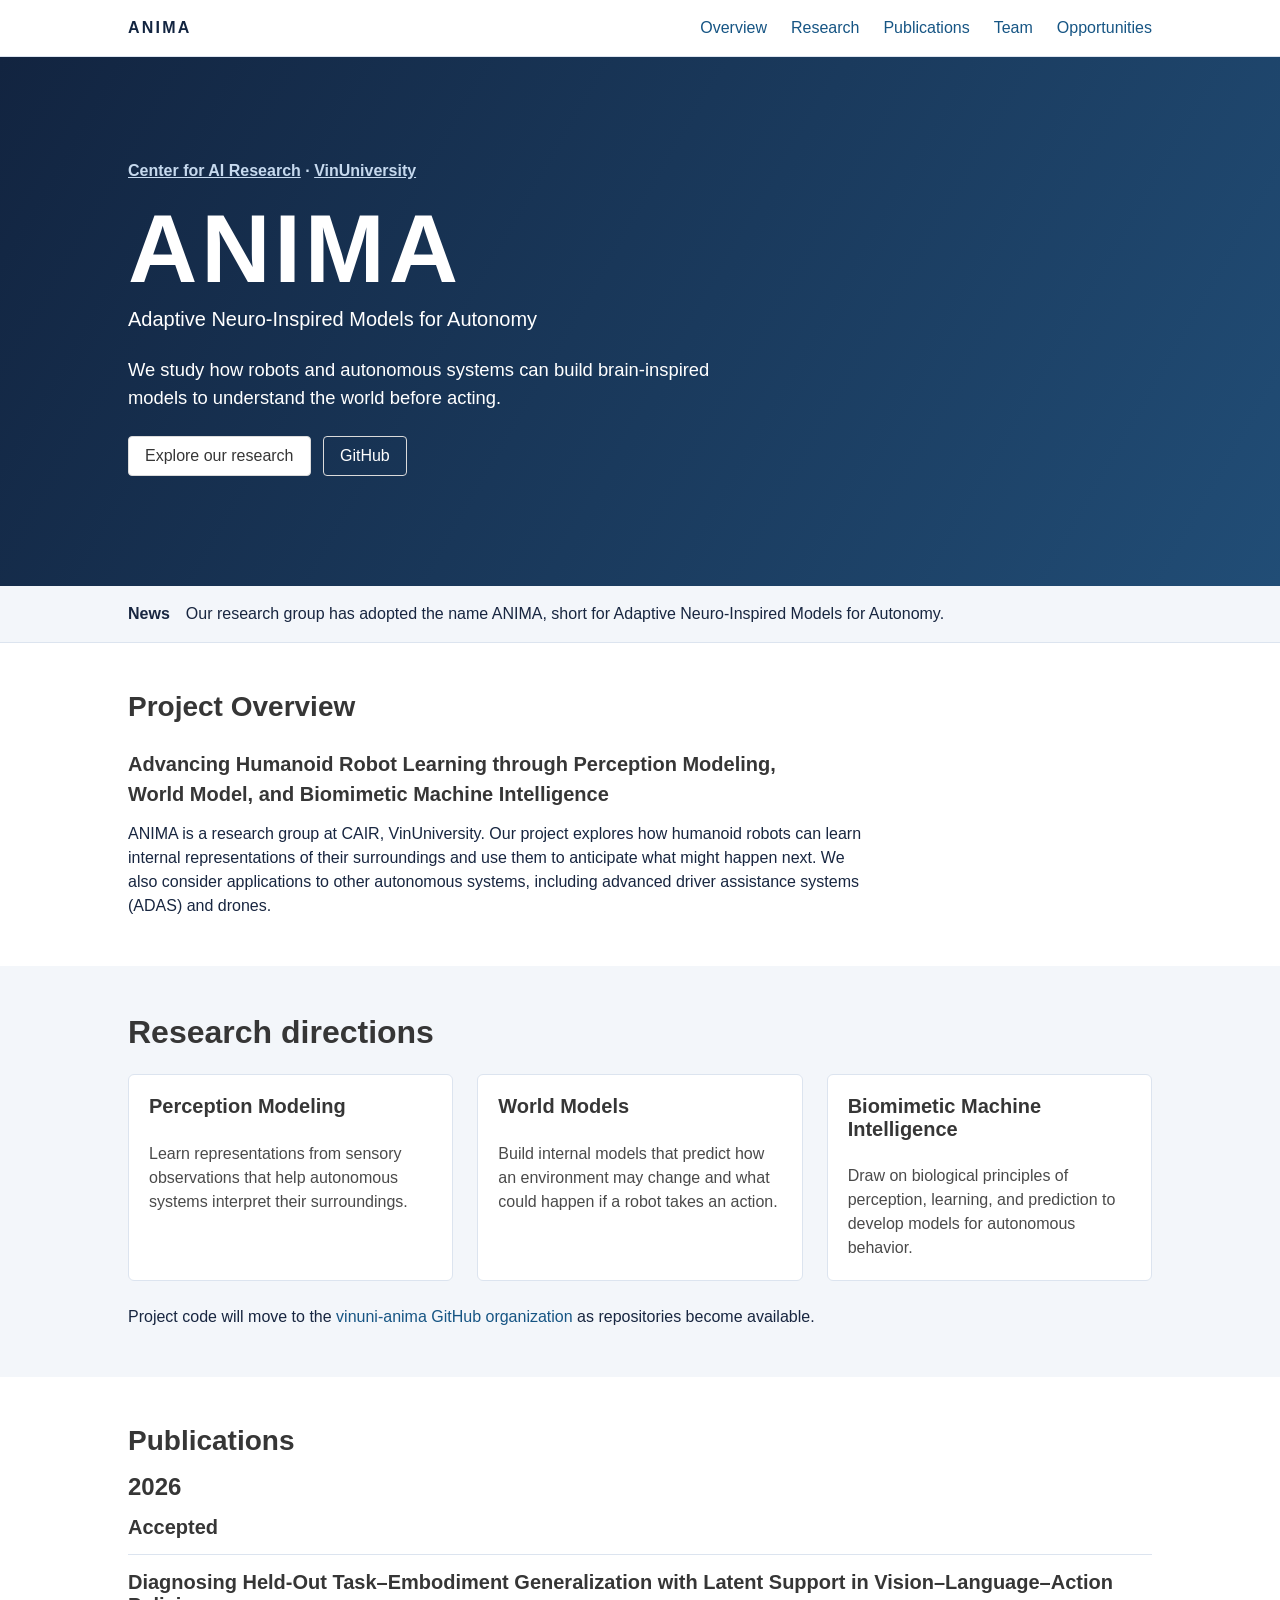
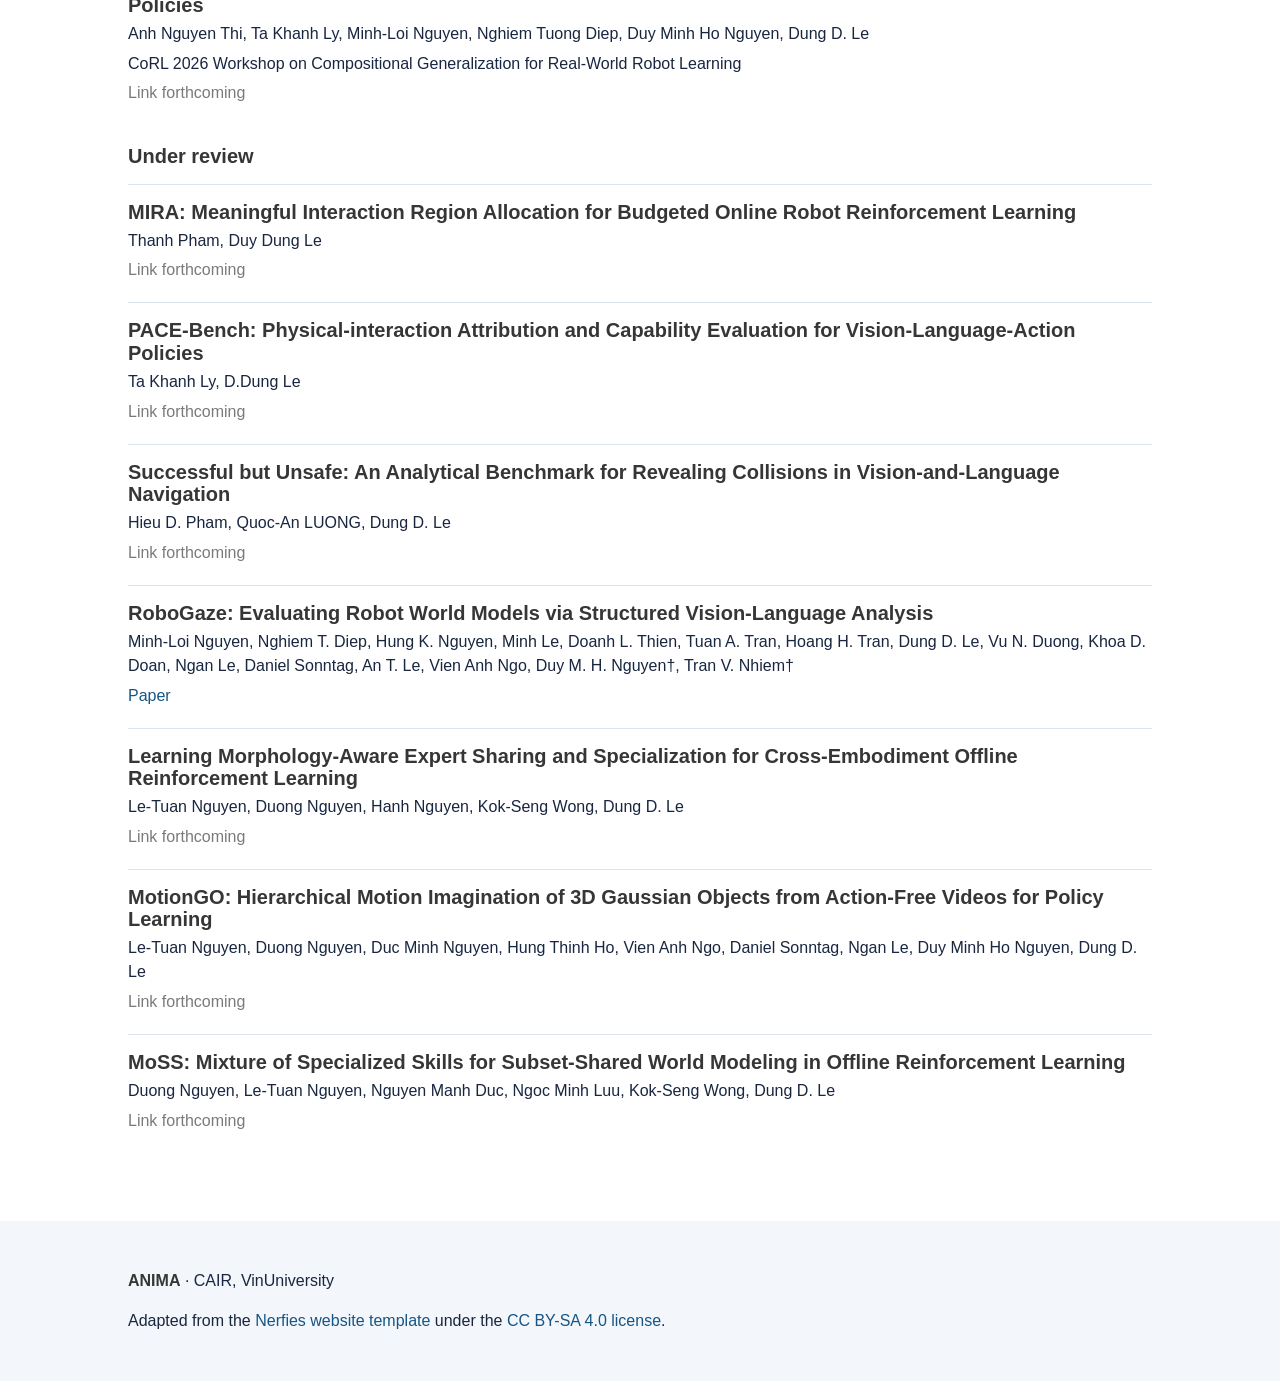
<file: index.html>
<!DOCTYPE html>
<html lang="en">
<head>
  <meta charset="utf-8">
  <meta name="viewport" content="width=device-width, initial-scale=1">
  <meta name="description" content="ANIMA is a CAIR research group at VinUniversity studying perception modeling, world models, and biomimetic intelligence for autonomous systems.">
  <title>ANIMA Research Group | CAIR, VinUniversity</title>
  <link rel="stylesheet" href="./static/css/bulma.min.css">
  <link rel="stylesheet" href="./static/css/index.css">
  <script type="module" src="./static/js/publications.js"></script>
</head>
<body>
  <header class="site-header">
    <nav class="container" aria-label="Main navigation">
      <a class="wordmark" href="#home">ANIMA</a>
      <ul class="site-links">
        <li><a href="#about">Overview</a></li>
        <li><a href="#research">Research</a></li>
        <li><a href="#publications">Publications</a></li>
        <li><a href="./team.html">Team</a></li>
        <li><a href="./opportunities.html">Opportunities</a></li>
      </ul>
    </nav>
  </header>

  <main id="home">
    <section class="hero lab-hero" aria-labelledby="lab-title">
      <div class="hero-body">
        <div class="container">
          <p class="affiliation"><a href="https://cair.vinuni.edu.vn/">Center for AI Research</a> · <a href="https://vinuni.edu.vn/">VinUniversity</a></p>
          <h1 id="lab-title" class="title">ANIMA</h1>
          <p class="subtitle">Adaptive Neuro-Inspired Models for Autonomy</p>
          <p class="hero-description">We study how robots and autonomous systems can build brain-inspired models to understand the world before acting.</p>
          <a class="button hero-button" href="#research">Explore our research</a>
          <a class="button is-outlined github-button" href="https://github.com/vinuni-anima">GitHub</a>
        </div>
      </div>
    </section>

    <aside class="lab-news" aria-labelledby="news-title">
      <div class="container">
        <h2 id="news-title" class="has-text-weight-bold">News</h2>
        <p>Our research group has adopted the name ANIMA, short for Adaptive Neuro-Inspired Models for Autonomy.</p>
      </div>
    </aside>

    <section id="about" class="section">
      <div class="container content">
        <h2>Project Overview</h2>
        <h3>Advancing Humanoid Robot Learning through Perception Modeling, World Model, and Biomimetic Machine Intelligence</h3>
        <p>ANIMA is a research group at CAIR, VinUniversity. Our project explores how humanoid robots can learn internal representations of their surroundings and use them to anticipate what might happen next. We also consider applications to other autonomous systems, including advanced driver assistance systems (ADAS) and drones.</p>
      </div>
    </section>

    <section id="research" class="section section-muted">
      <div class="container">
        <h2 class="title is-3">Research directions</h2>
        <div class="columns">
          <div class="column">
            <article class="box research-card">
              <h3 class="title is-5">Perception Modeling</h3>
              <p>Learn representations from sensory observations that help autonomous systems interpret their surroundings.</p>
            </article>
          </div>
          <div class="column">
            <article class="box research-card">
              <h3 class="title is-5">World Models</h3>
              <p>Build internal models that predict how an environment may change and what could happen if a robot takes an action.</p>
            </article>
          </div>
          <div class="column">
            <article class="box research-card">
              <h3 class="title is-5">Biomimetic Machine Intelligence</h3>
              <p>Draw on biological principles of perception, learning, and prediction to develop models for autonomous behavior.</p>
            </article>
          </div>
        </div>
        <p>Project code will move to the <a href="https://github.com/vinuni-anima">vinuni-anima GitHub organization</a> as repositories become available.</p>
      </div>
    </section>

    <section id="publications" class="section">
      <div class="container content">
        <h2>Publications</h2>
        <p id="publications-status" role="status">Loading publications…</p>
        <div id="publication-list"></div>
        <noscript><p>Enable JavaScript to view the publication list.</p></noscript>
      </div>
    </section>
  </main>

  <footer class="footer">
    <div class="container content">
      <p><strong>ANIMA</strong> · CAIR, VinUniversity</p>
      <p>Adapted from the <a href="https://github.com/nerfies/nerfies.github.io">Nerfies website template</a> under the <a rel="license" href="https://creativecommons.org/licenses/by-sa/4.0/">CC BY-SA 4.0 license</a>.</p>
    </div>
  </footer>
</body>
</html>
</file>
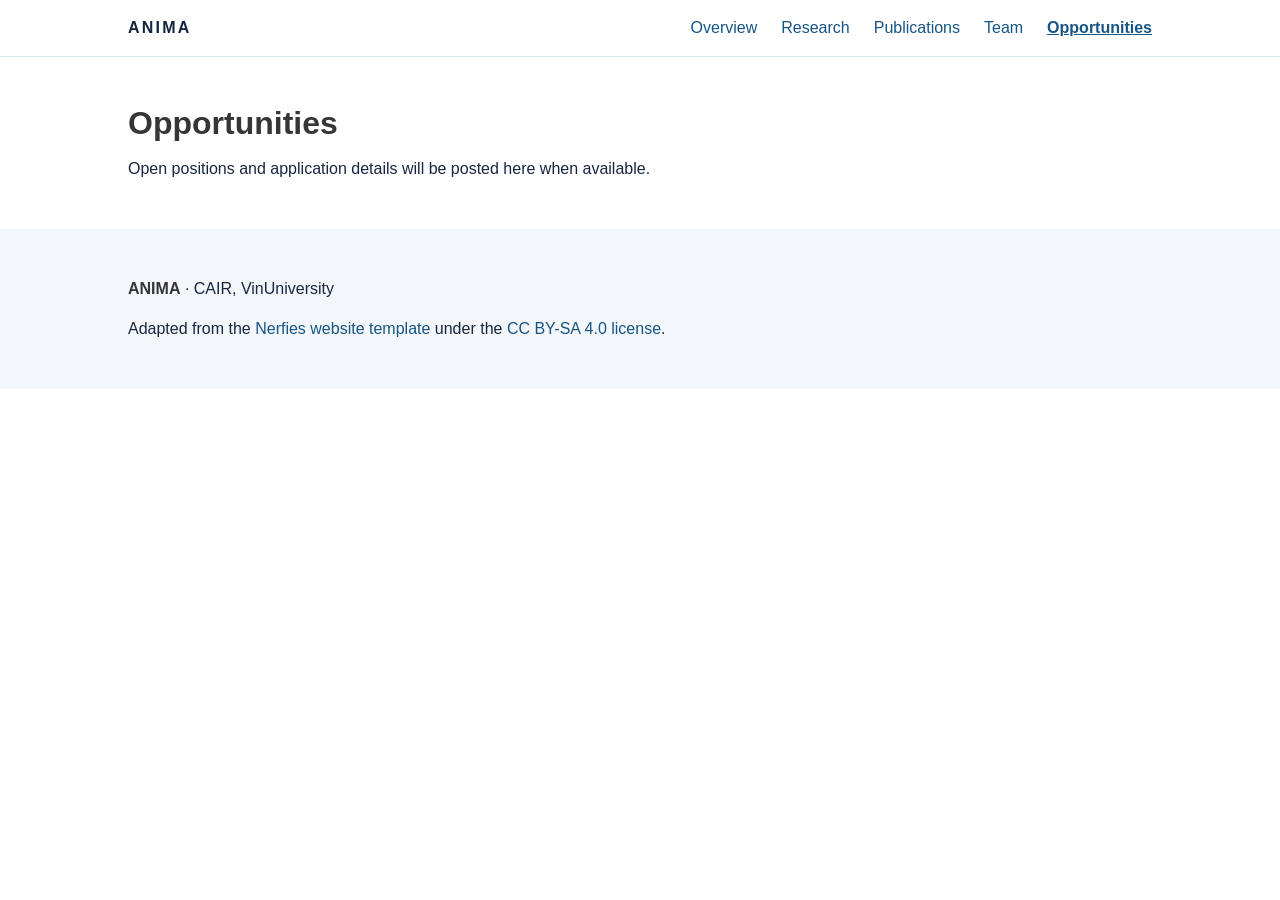
<file: opportunities.html>
<!DOCTYPE html>
<html lang="en">
<head>
  <meta charset="utf-8">
  <meta name="viewport" content="width=device-width, initial-scale=1">
  <meta name="description" content="Research openings and application information for ANIMA at CAIR, VinUniversity.">
  <title>Opportunities | ANIMA, VinUniversity</title>
  <link rel="stylesheet" href="./static/css/bulma.min.css">
  <link rel="stylesheet" href="./static/css/index.css">
</head>
<body>
  <header class="site-header">
    <nav class="container" aria-label="Main navigation">
      <a class="wordmark" href="./">ANIMA</a>
      <ul class="site-links">
        <li><a href="./#about">Overview</a></li>
        <li><a href="./#research">Research</a></li>
        <li><a href="./#publications">Publications</a></li>
        <li><a href="./team.html">Team</a></li>
        <li><a href="./opportunities.html" aria-current="page">Opportunities</a></li>
      </ul>
    </nav>
  </header>

  <main>
    <section id="opportunities" class="section">
      <div class="container content">
        <h1>Opportunities</h1>
        <p>Open positions and application details will be posted here when available.</p>
      </div>
    </section>
  </main>

  <footer class="footer">
    <div class="container content">
      <p><strong>ANIMA</strong> · CAIR, VinUniversity</p>
      <p>Adapted from the <a href="https://github.com/nerfies/nerfies.github.io">Nerfies website template</a> under the <a rel="license" href="https://creativecommons.org/licenses/by-sa/4.0/">CC BY-SA 4.0 license</a>.</p>
    </div>
  </footer>
</body>
</html>
</file>
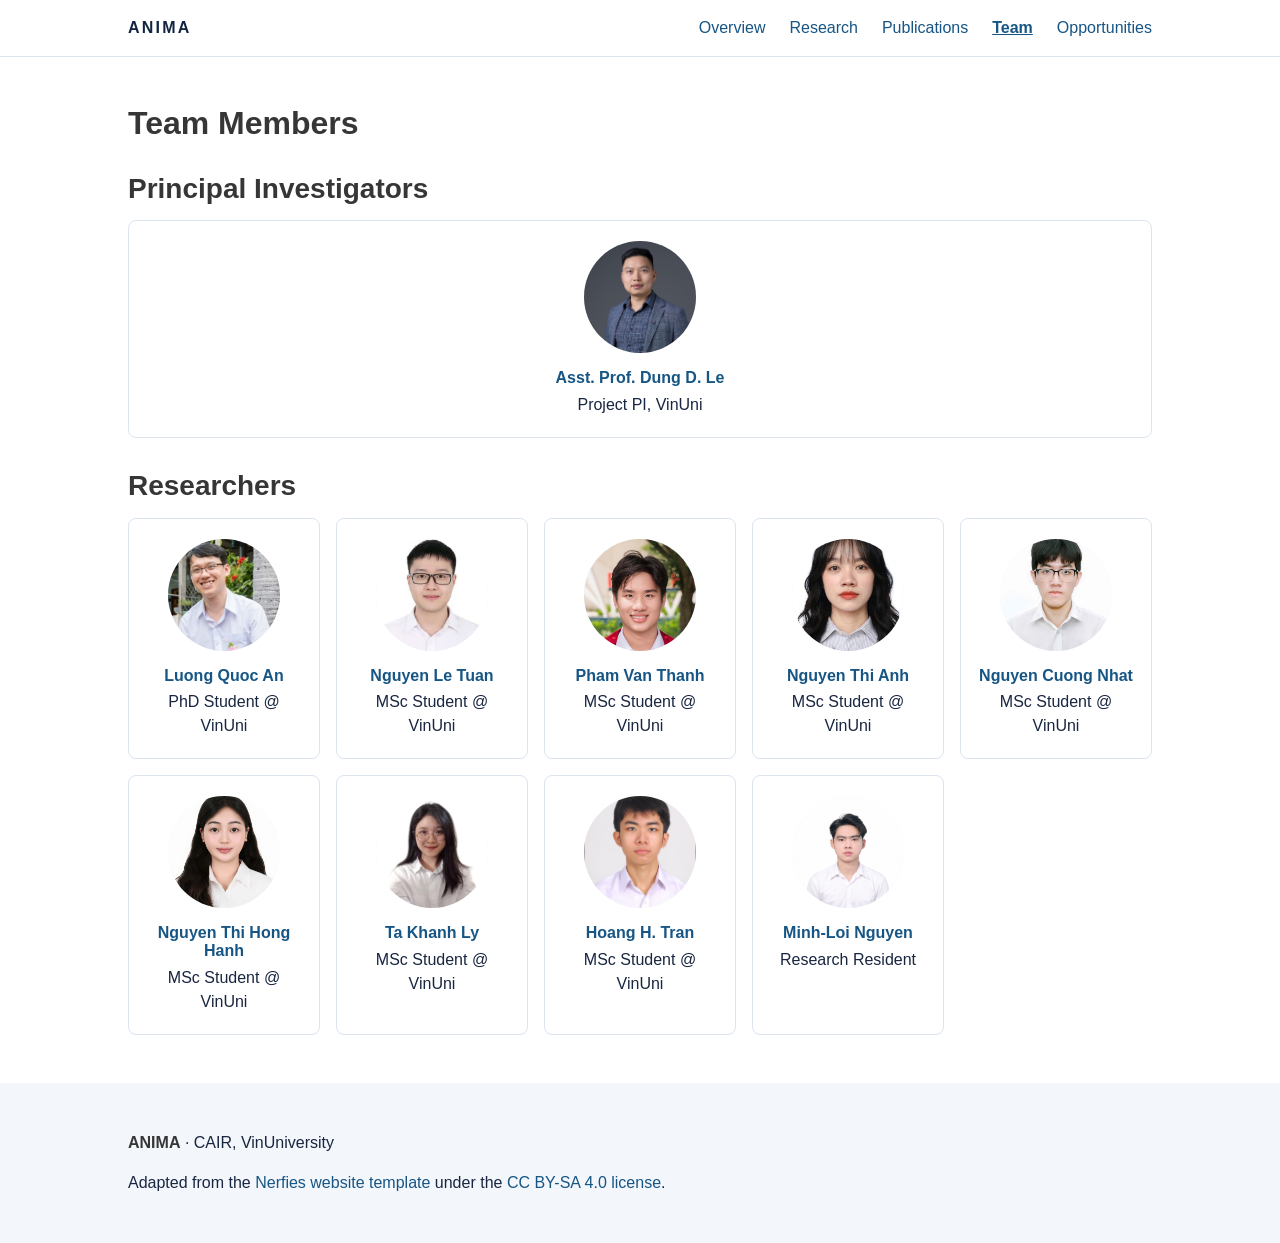
<file: team.html>
<!DOCTYPE html>
<html lang="en">
<head>
  <meta charset="utf-8">
  <meta name="viewport" content="width=device-width, initial-scale=1">
  <meta name="description" content="Meet the ANIMA research group at CAIR, VinUniversity.">
  <title>Team Members | ANIMA, VinUniversity</title>
  <link rel="stylesheet" href="./static/css/bulma.min.css">
  <link rel="stylesheet" href="./static/css/index.css">
  <script type="module" src="./static/js/team.js"></script>
</head>
<body>
  <header class="site-header">
    <nav class="container" aria-label="Main navigation">
      <a class="wordmark" href="./">ANIMA</a>
      <ul class="site-links">
        <li><a href="./#about">Overview</a></li>
        <li><a href="./#research">Research</a></li>
        <li><a href="./#publications">Publications</a></li>
        <li><a href="./team.html" aria-current="page">Team</a></li>
        <li><a href="./opportunities.html">Opportunities</a></li>
      </ul>
    </nav>
  </header>

  <main>
    <section id="team" class="section">
      <div class="container content">
        <h1>Team Members</h1>
        <p id="team-status" role="status">Loading team members…</p>
        <div id="team-groups"></div>
        <noscript><p>Enable JavaScript to view the team roster.</p></noscript>
      </div>
    </section>
  </main>

  <footer class="footer">
    <div class="container content">
      <p><strong>ANIMA</strong> · CAIR, VinUniversity</p>
      <p>Adapted from the <a href="https://github.com/nerfies/nerfies.github.io">Nerfies website template</a> under the <a rel="license" href="https://creativecommons.org/licenses/by-sa/4.0/">CC BY-SA 4.0 license</a>.</p>
    </div>
  </footer>
</body>
</html>
</file>
<file: static/css/index.css>
:root {
  --ink: #182640;
  --navy: #122440;
  --accent: #165584;
  --muted: #f3f6fa;
}

body {
  color: var(--ink);
}

a {
  color: var(--accent);
}

.container {
  max-width: 64rem !important;
}

.site-header {
  padding: 1rem 1.5rem;
  border-bottom: 1px solid #dce4ef;
}

.site-header nav,
.site-links {
  display: flex;
  flex-wrap: wrap;
  align-items: center;
  gap: 0.75rem 1.5rem;
}

.site-header nav {
  justify-content: space-between;
}

.wordmark {
  color: var(--navy);
  font-weight: 800;
  letter-spacing: 0.14em;
}

.lab-hero {
  color: white;
  background: linear-gradient(120deg, var(--navy), #214d76);
}

.lab-hero .hero-body {
  padding: clamp(3rem, 8vw, 7rem) 1.5rem;
}

.lab-hero .title,
.lab-hero .subtitle {
  color: white;
}

.affiliation {
  color: #c6d9ee;
  font-weight: 600;
  margin-bottom: 0.75rem;
}

.lab-hero .title {
  font-size: clamp(3.5rem, 9vw, 6rem);
  letter-spacing: 0.04em;
}

.hero-description {
  max-width: 39rem;
  font-size: 1.15rem;
  margin-bottom: 1.5rem;
}

.hero-button,
.github-button {
  margin: 0 0.5rem 0.5rem 0;
}

.github-button {
  background: transparent;
  color: white;
}

.github-button:hover,
.github-button:focus,
.github-button:active {
  background: #294f75;
  border-color: white;
  color: white;
}

.section-muted,
.footer {
  background: var(--muted);
}

.section .content > p {
  max-width: 46rem;
}

#about h3 {
  max-width: 43rem;
  font-size: 1.25rem;
  line-height: 1.5;
}

.research-card {
  height: 100%;
  box-shadow: none;
  border: 1px solid #dce4ef;
}

.footer {
  padding-bottom: 3rem;
}

.affiliation a {
  color: inherit;
  text-decoration: underline;
}

.lab-news {
  background: var(--muted);
  border-bottom: 1px solid #dce4ef;
  padding: 1rem 1.5rem;
}

.lab-news .container {
  display: flex;
  flex-wrap: wrap;
  gap: 0.25rem 1rem;
}

.site-links a[aria-current="page"] {
  font-weight: 700;
  text-decoration: underline;
}

.team-group {
  margin-top: 2rem;
}

.content .team-grid {
  display: grid;
  grid-template-columns: repeat(auto-fit, minmax(min(100%, 12rem), 1fr));
  gap: 1rem;
  list-style: none;
  margin: 0;
}

.content .team-member {
  margin: 0;
  padding: 1.25rem 1rem;
  border: 1px solid #dce4ef;
  border-radius: 0.5rem;
  text-align: center;
}

.team-avatar {
  position: relative;
  display: grid;
  place-items: center;
  width: 7rem;
  height: 7rem;
  margin: 0 auto 1rem;
  overflow: hidden;
  border-radius: 50%;
  background: var(--muted);
  color: var(--accent);
  font-size: 1.5rem;
  font-weight: 700;
}

.team-avatar img {
  position: absolute;
  inset: 0;
  width: 100%;
  height: 100%;
  object-fit: cover;
  background: var(--muted);
}

.content .team-member h3 {
  margin: 0 0 0.35rem;
  font-size: 1rem;
}

.content .publication-entries {
  list-style: none;
  margin: 0 0 1.5rem;
}

.publication-entries li {
  border-top: 1px solid #dce4ef;
  padding: 1rem 0;
}

.content .publication-entries h4,
.content .publication-entries p {
  margin: 0 0 0.35rem;
}
</file>
